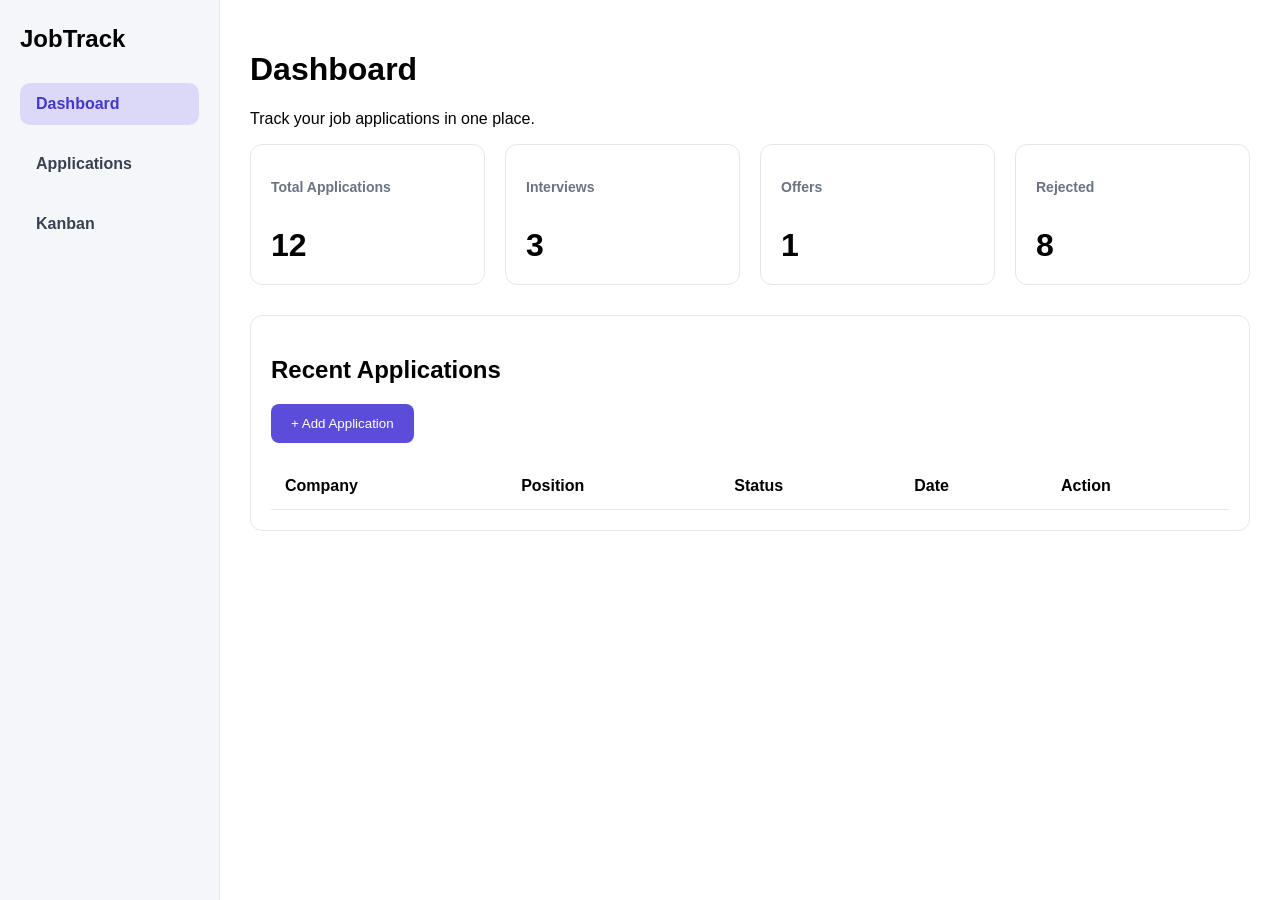
<file: index.html>
<!DOCTYPE html>
<html lang="en">
<head>
  <meta charset="UTF-8">
  <meta name="viewport" content="width=device-width, initial-scale=1.0">
  <title>JobTrack</title>
  <link rel="stylesheet" href="style.css">
</head>
<body>
  
<aside class="sidebar">
    <h2>JobTrack</h2>

    <nav>
        <a href="index.html" class="active">Dashboard</a>
        <a href="applications.html">Applications</a>
        <a href="kanban.html">Kanban</a>
    </nav>
</aside>

<main>
    <h1>Dashboard</h1>
    <p>Track your job applications in one place.</p>
<div class="stats">
  <div class="stat-card">
    <h3>Total Applications</h3>
    <p id="total-count">12</p>
  </div>
  <div class="stat-card">
    <h3>Interviews</h3>
    <p id="interview-count">3</p>
  </div>
  <div class="stat-card">
    <h3>Offers</h3>
    <p id="offer-count">1</p>
  </div>
  <div class="stat-card">
    <h3>Rejected</h3>
    <p id="rejected-count">8</p>
  </div>
</div>

<div class="applications">
  <h2>Recent Applications</h2>
  <button id="add-btn">+ Add Application</button>
  <div id="application-form" class="modal">
    <div class="modal-content">
    <h3>Add New Application</h3>
    <form id="job-form">
      <label for="company">Company Name</label>
      <input type="text" id="company" name="company" required>
      <label for="position">Position</label>
      <input type="text" id="position" name="position" required>
      <label for="status">Status</label>
      <select id="status" name="status">
        <option value="Applied">Applied</option>
        <option value="Interview">Interview</option>
        <option value="Offer">Offer</option>
        <option value="Rejected">Rejected</option>
      </select>
      <label for="date">Date</label>
      <input type="date" id="date" name="date" required>
      <button type="submit">Save Application</button>
    </form>
    </div>
  </div>
  <table id="applications-table">
    <tr>
        <th>Company</th>
        <th>Position</th>
        <th>Status</th>
        <th>Date</th>
        <th>Action</th>
    </tr>
    <tbody id="applications-body"></tbody>
  </table>
</div>
</main>

<script src="script.js"></script>
</body>
</html>
</file>
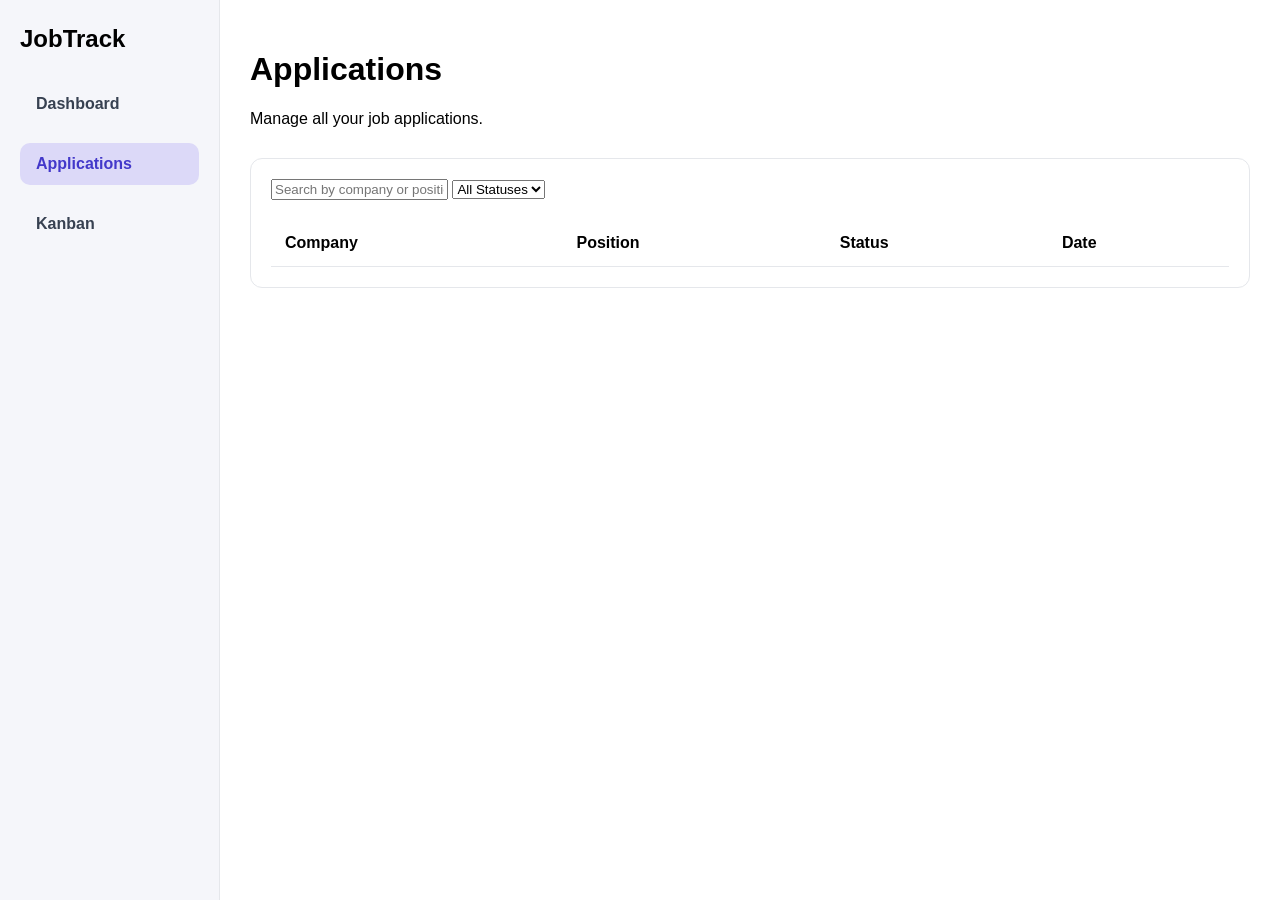
<file: applications.html>
<!DOCTYPE html>
<html lang="en">
<head>
    <meta charset="UTF-8">
    <meta name="viewport" content="width=device-width, initial-scale=1.0">
    <title>Applications - JobTrack</title>
    <link rel="stylesheet" href="style.css">
</head>

<body>

<aside class="sidebar">
    <h2>JobTrack</h2>

    <nav>
        <a href="index.html">Dashboard</a>
        <a href="applications.html" class="active">Applications</a>
        <a href="kanban.html">Kanban</a>
    </nav>
</aside>

<main>
    <h1>Applications</h1>
    <p>Manage all your job applications.</p>

    <div class="applications">
        <input
            type="text"
            id="search-input"
            placeholder="Search by company or position..."
        >

        <select id="status-filter">
            <option value="All">All Statuses</option>
            <option value="Applied">Applied</option>
            <option value="Interview">Interview</option>
            <option value="Offer">Offer</option>
            <option value="Rejected">Rejected</option>
        </select>

        <table>
            <tr>
                <th>Company</th>
                <th>Position</th>
                <th>Status</th>
                <th>Date</th>
            </tr>

            <tbody id="applications-body"></tbody>
        </table>
    </div>
</main>

<script src="applications.js"></script>

</body>
</html>
</file>
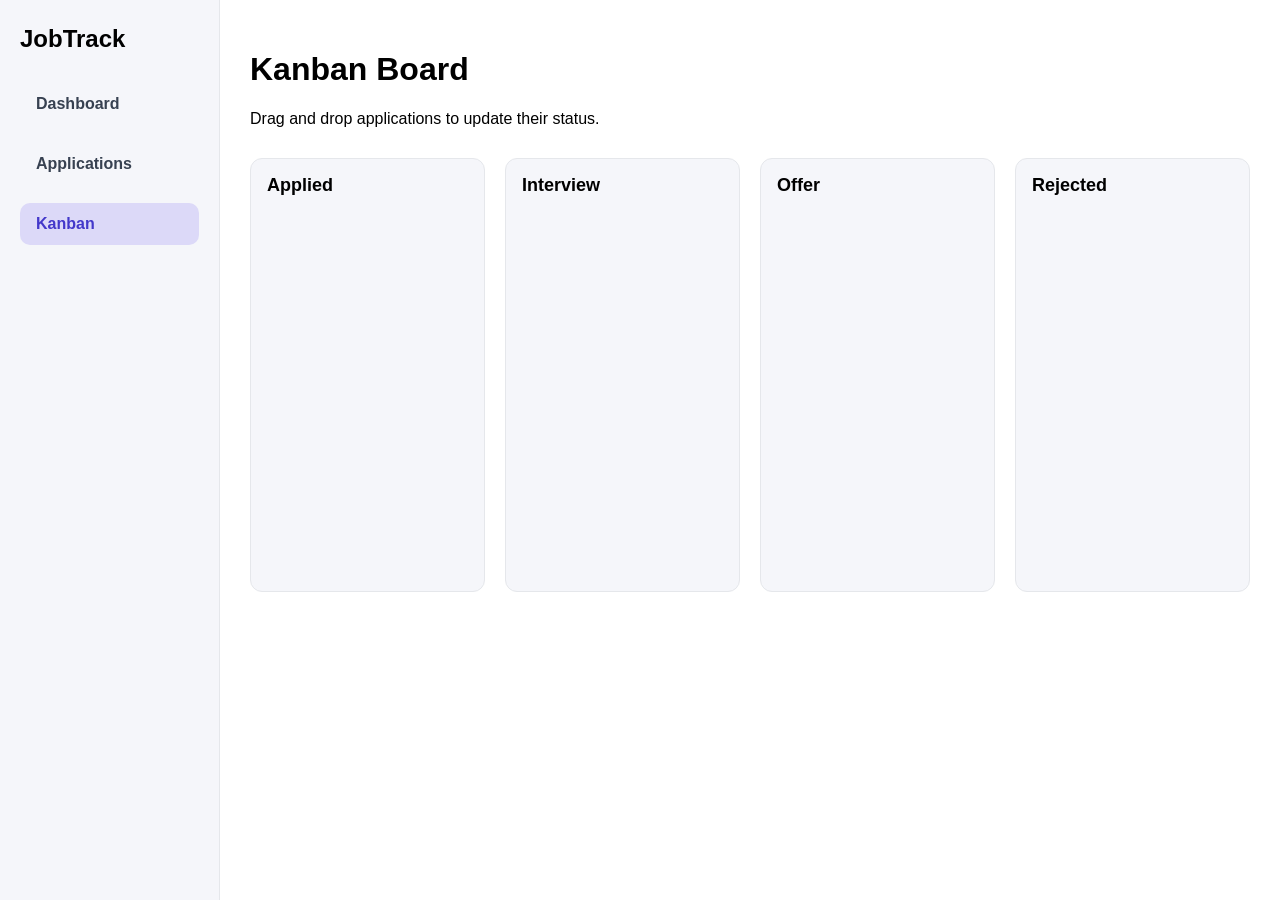
<file: kanban.html>
<!DOCTYPE html>
<html lang="en">
<head>
    <meta charset="UTF-8">
    <meta name="viewport" content="width=device-width, initial-scale=1.0">
    <title>Kanban Board - JobTrack</title>
    <link rel="stylesheet" href="style.css">
</head>
<body>

    <aside class="sidebar">
        <h2>JobTrack</h2>
        <nav>
            <a href="index.html">Dashboard</a>
            <a href="applications.html">Applications</a>
            <a href="kanban.html" class="active">Kanban</a>
        </nav>
    </aside>

    <main>
        <h1>Kanban Board</h1>
        <p>Drag and drop applications to update their status.</p>

        <div class="kanban-board">

            <div class="kanban-column" data-status="Applied">
                <h3>Applied</h3>
                <div class="kanban-cards" id="applied-cards" data-status="Applied"></div>
            </div>

            <div class="kanban-column" data-status="Interview">
                <h3>Interview</h3>
                <div class="kanban-cards" id="interview-cards" data-status="Interview"></div>
            </div>

            <div class="kanban-column" data-status="Offer">
                <h3>Offer</h3>
                <div class="kanban-cards" id="offer-cards" data-status="Offer"></div>
            </div>

            <div class="kanban-column" data-status="Rejected">
                <h3>Rejected</h3>
                <div class="kanban-cards" id="rejected-cards" data-status="Rejected"></div>
            </div>

        </div>
    </main>

    <script src="kanban.js"></script>
</body>
</html>
</file>
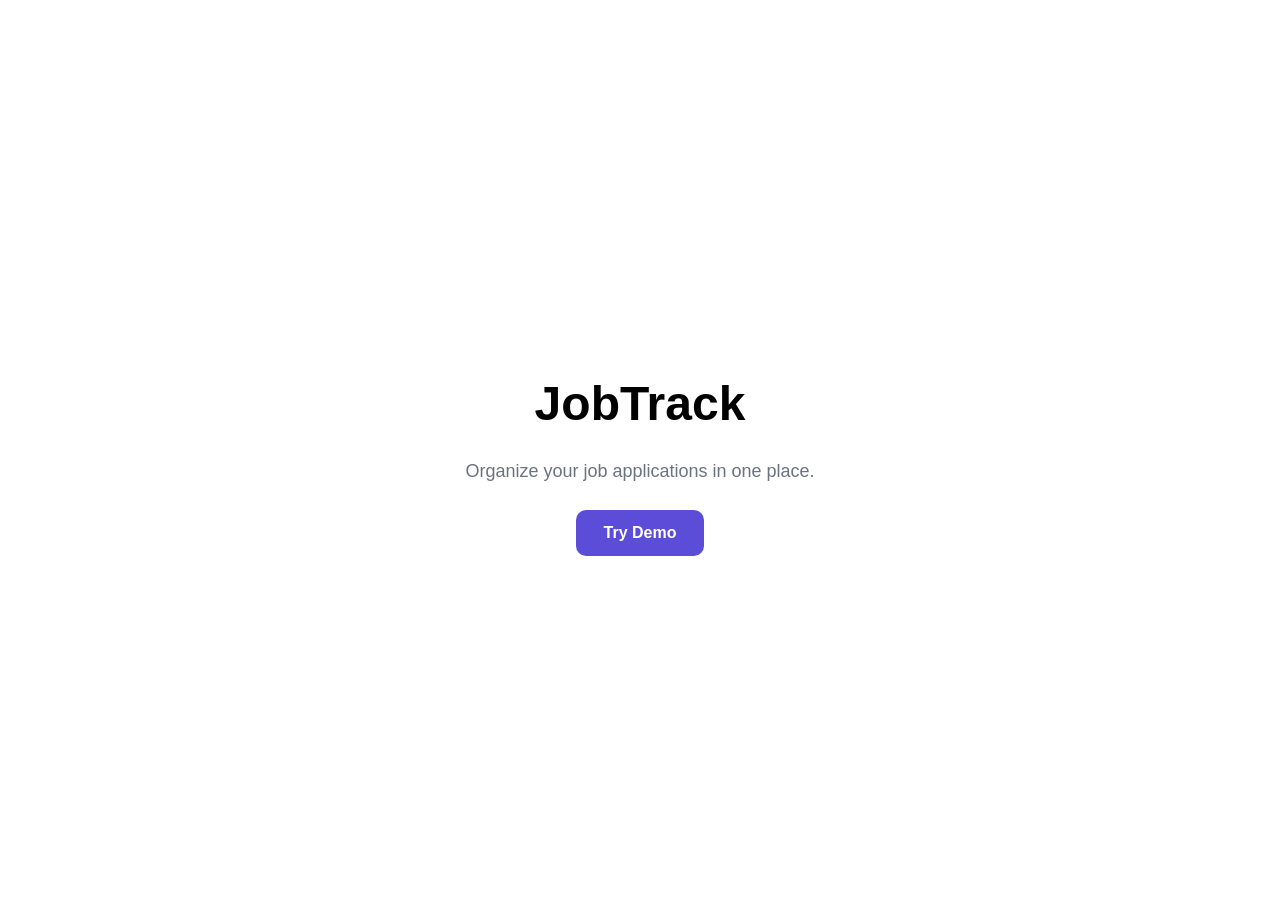
<file: welcome.html>
<!DOCTYPE html>
<html lang="en">
<head>
    <meta charset="UTF-8">
    <meta name="viewport" content="width=device-width, initial-scale=1.0">
    <title>JobTrack - Welcome</title>
    <link rel="stylesheet" href="style.css">
</head>
<body>
    <div class="welcome">
        <h1>JobTrack</h1>
        <p>Organize your job applications in one place.</p>
        <a href="start-demo.php" class="demo-button">Try Demo</a>
    </div>
</body>
</html>
</file>
<file: style.css>
body{
  margin: 0;
  font-family: Arial, sans-serif;
}
header{
  background-color: #f5f6fa;
  padding: 20px;
  border: 1px solid #e5e7eb;
}
main{
  padding: 30px;
  max-width: 1200px;
  margin-left: 220px;
}
.stats {
    display: grid;
    grid-template-columns: repeat(4, 1fr);
    gap: 20px;
}
.stat-card{
  background-color: white;
  padding: 20px;
  border: 1px solid #e5e7eb;
  border-radius: 12px;
}
.stat-card p {
    font-size: 32px;
    font-weight: bold;
    margin-bottom: 0;
}
.stat-card h3 {
    color: #6b7280;
    font-size: 14px;
}
.applications{
  background-color: white;
  padding: 20px;
  border: 1px solid #e5e7eb;
  border-radius: 12px;
  margin-top: 30px;
}
.applications table {
    width: 100%;
    border-collapse: collapse;
    margin-top: 20px;
}
.applications th,
.applications td{
  padding: 14px;
  text-align: left;
  border-bottom: 1px solid #e5e7eb;
}
.applications button {
  background-color: #5b4dd8;
  color: white;
  padding: 12px 20px;
  border: none;
  border-radius: 8px;
  cursor: pointer;
}
.modal {
    display: none;
    position: fixed;
    inset: 0;
    width: 100%;
    height: 100%;
    background-color: rgba(0, 0, 0, 0.5);
    justify-content: center;
    align-items: center;
    z-index: 1000;
}
.modal-content {
    background-color: white;
    padding: 32px;
    border-radius: 16px;
    width: 500px;
    max-width: calc(100% - 40px);
    box-sizing: border-box;
    position: absolute;
    top: 50%;
    left: 50%;
    transform: translate(-50%, -50%);
}
.modal-content form {
    display: flex;
    flex-direction: column;
    gap: 10px;
}

.modal-content input,
.modal-content select {
    width: 100%;
    padding: 12px;
    box-sizing: border-box;
    border: 1px solid #d1d5db;
    border-radius: 8px;
    font-size: 16px;
}

.modal-content label {
    font-weight: 500;
    margin-top: 8px;
}

.modal-content h3 {
    margin-top: 0;
    margin-bottom: 20px;
    font-size: 24px;
}
header {
    display: flex;
    justify-content: space-between;
    align-items: center;
}

header nav {
    display: flex;
    gap: 24px;
}

header nav a {
    text-decoration: none;
    color: #6b7280;
    font-weight: 500;
}

header nav a:hover {
    color: #5b4dd8;
}
.sidebar {
    position: fixed;
    top: 0;
    left: 0;
    width: 220px;
    height: 100vh;
    background-color: #f5f6fa;
    border-right: 1px solid #e5e7eb;
    padding: 25px 20px;
    box-sizing: border-box;
}

.sidebar h2 {
    margin-top: 0;
    margin-bottom: 30px;
}

.sidebar nav {
    display: flex;
    flex-direction: column;
    gap: 18px;
}

.sidebar nav a {
    display: block;
    text-decoration: none;
    color: #374151;
    font-weight: 700;
    font-size: 16px;
    padding: 12px 16px;
    border-radius: 10px;
    transition: background-color 0.2s;
}

.sidebar nav a:hover {
    background-color: #e5e7eb;
}

.sidebar nav a.active {
    background-color: #dcd9f8;
    color: #4338ca;
}
.kanban-board {
    display: grid;
    grid-template-columns: repeat(4, minmax(0, 1fr));
    gap: 20px;
    margin-top: 30px;
}

.kanban-column {
    background-color: #f5f6fa;
    border: 1px solid #e5e7eb;
    border-radius: 12px;
    padding: 16px;
    min-height: 400px;
}

.kanban-column h3 {
    margin-top: 0;
    margin-bottom: 20px;
    font-size: 18px;
}

.kanban-cards {
    display: flex;
    flex-direction: column;
    gap: 12px;
    min-height: 300px;
}

.kanban-card {
    background-color: white;
    border: 1px solid #e5e7eb;
    border-radius: 10px;
    padding: 16px;
    cursor: grab;
    box-shadow: 0 2px 5px rgba(0, 0, 0, 0.04);
}

.kanban-card:active {
    cursor: grabbing;
}

.kanban-card h4 {
    margin: 0 0 8px;
    font-size: 16px;
}

.kanban-card p {
    margin: 0 0 12px;
    color: #6b7280;
    font-size: 14px;
}

.kanban-card small {
    color: #9ca3af;
}

@media (max-width: 1000px) {
    .kanban-board {
        grid-template-columns: repeat(2, minmax(0, 1fr));
    }
}

@media (max-width: 600px) {
    .kanban-board {
        grid-template-columns: 1fr;
    }
}
.welcome {
    min-height: 100vh;
    display: flex;
    flex-direction: column;
    align-items: center;
    justify-content: center;
    text-align: center;
    padding: 24px;
    box-sizing: border-box;
}

.welcome h1 {
    font-size: 48px;
    margin-bottom: 12px;
}

.welcome p {
    color: #6b7280;
    font-size: 18px;
    margin-bottom: 28px;
}

.demo-button {
    display: inline-block;
    background-color: #5b4dd8;
    color: white;
    text-decoration: none;
    padding: 14px 28px;
    border-radius: 10px;
    font-weight: 700;
}

.demo-button:hover {
    background-color: #4338ca;
}
</file>
